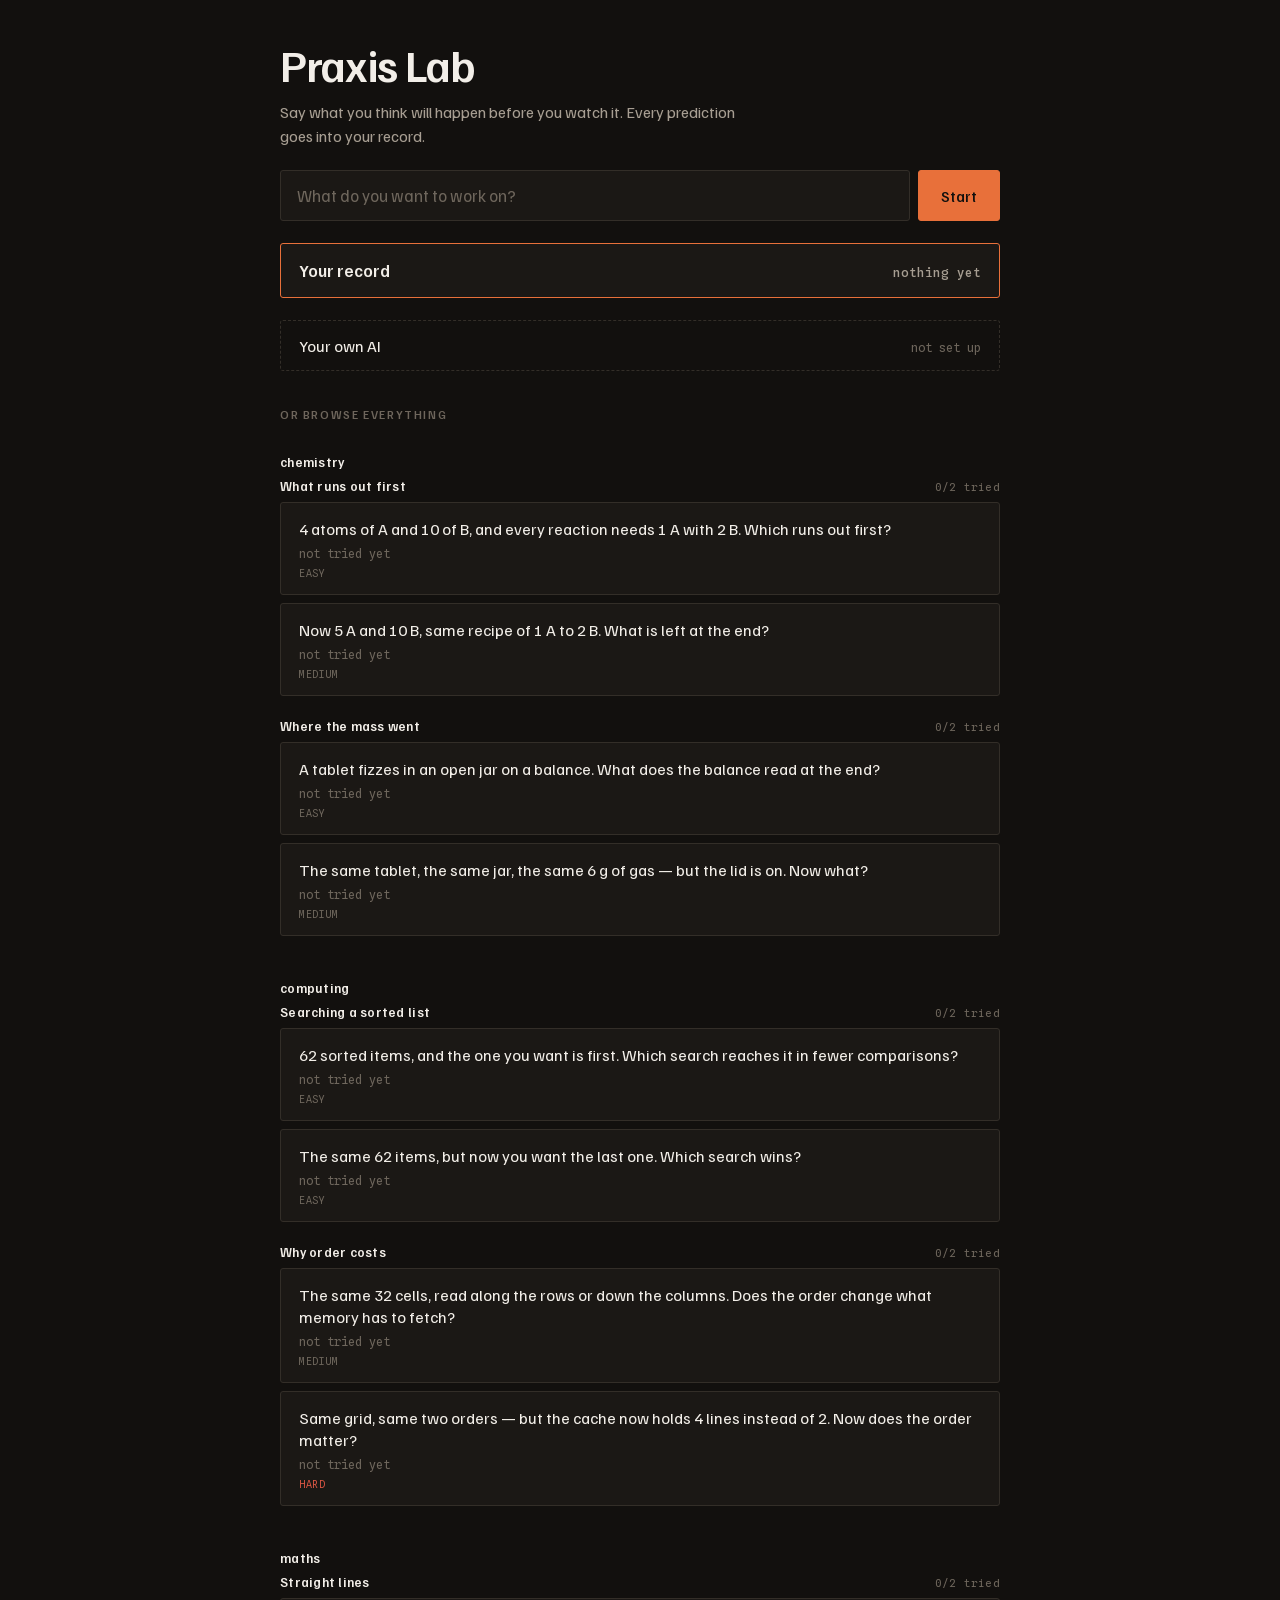
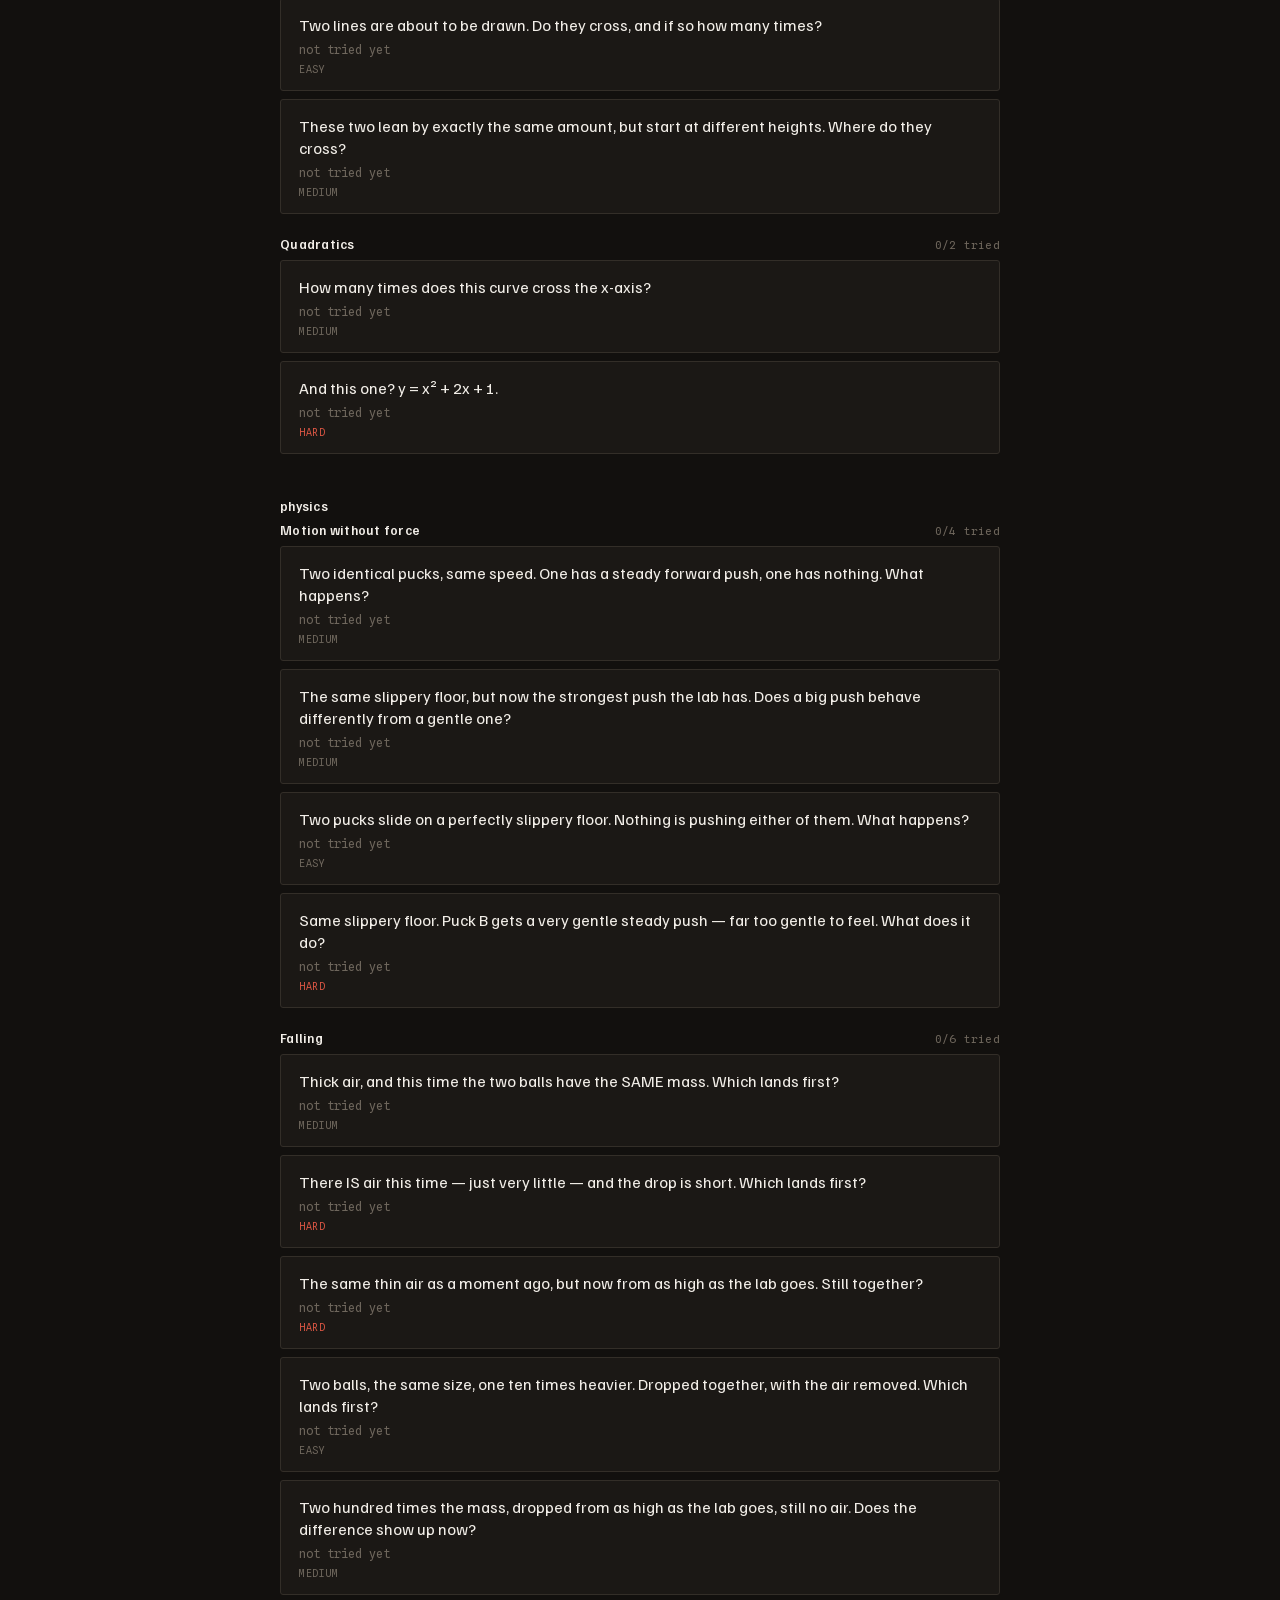
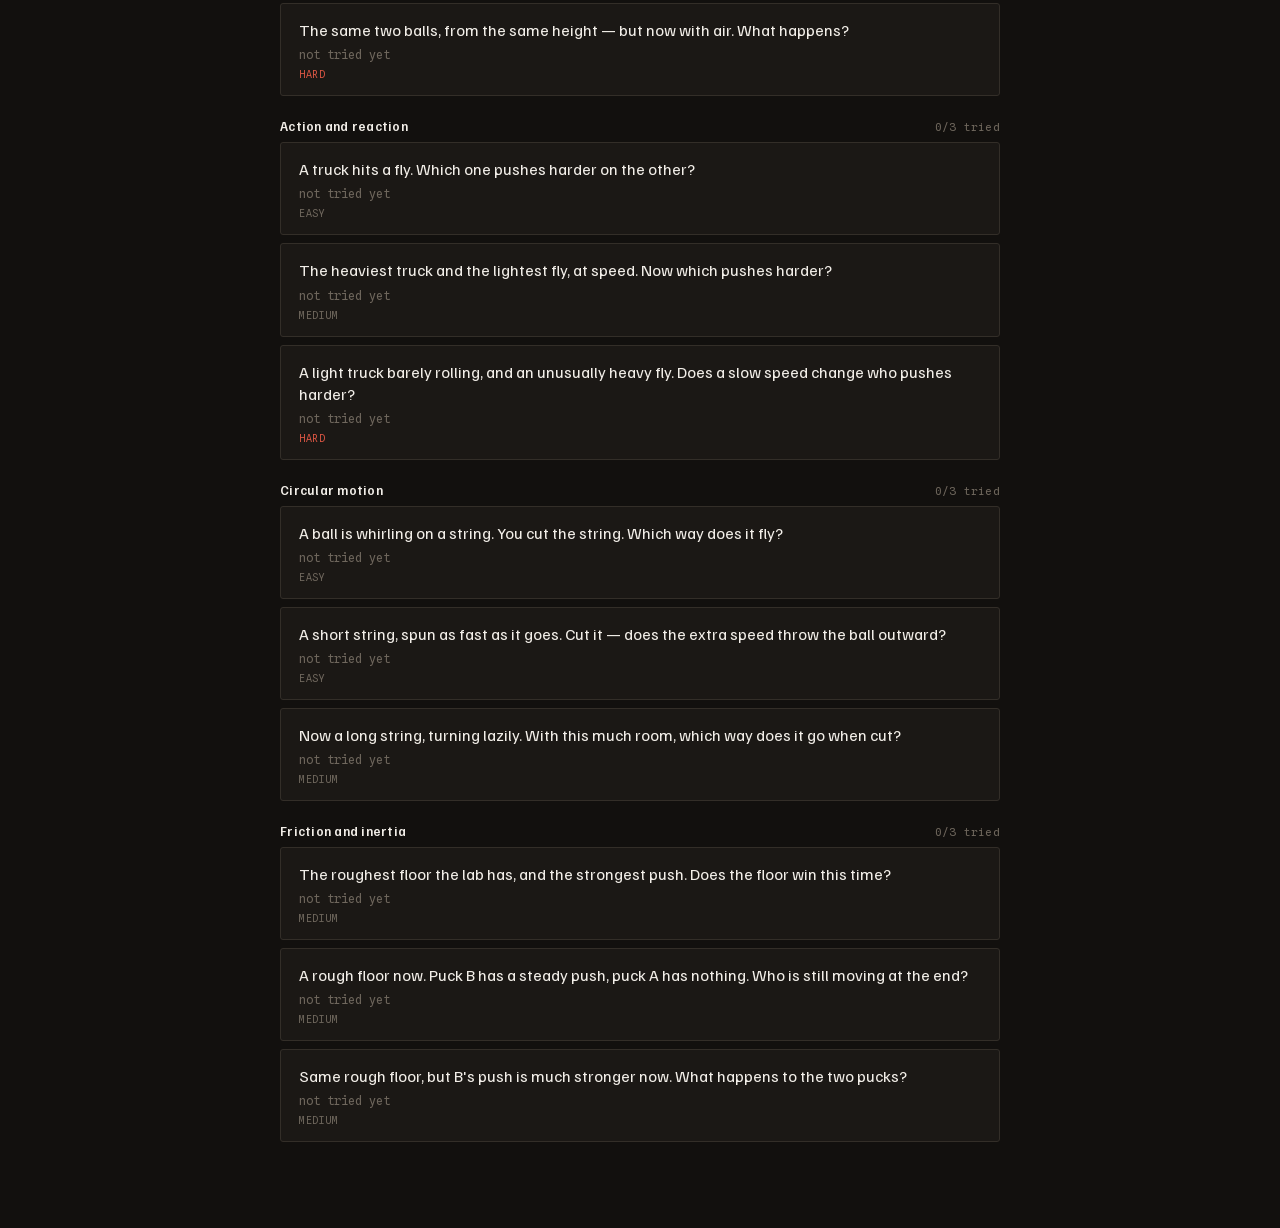
<file: lab/index.html>
<!doctype html>
<html lang="en">
<meta charset="utf-8">
<meta name="theme-color" content="#12100E">
<meta name="viewport" content="width=device-width,initial-scale=1,viewport-fit=cover">
<title>Praxis Lab</title>
<link rel="stylesheet" href="./harness/fonts.css">
<link rel="stylesheet" href="./record/record.css">
<link rel="stylesheet" href="./harness/lab.css">
<link rel="stylesheet" href="./hub/hub.css">
<script type="module">
import { startHub } from "./hub/app.js";
startHub();
</script>
</file>
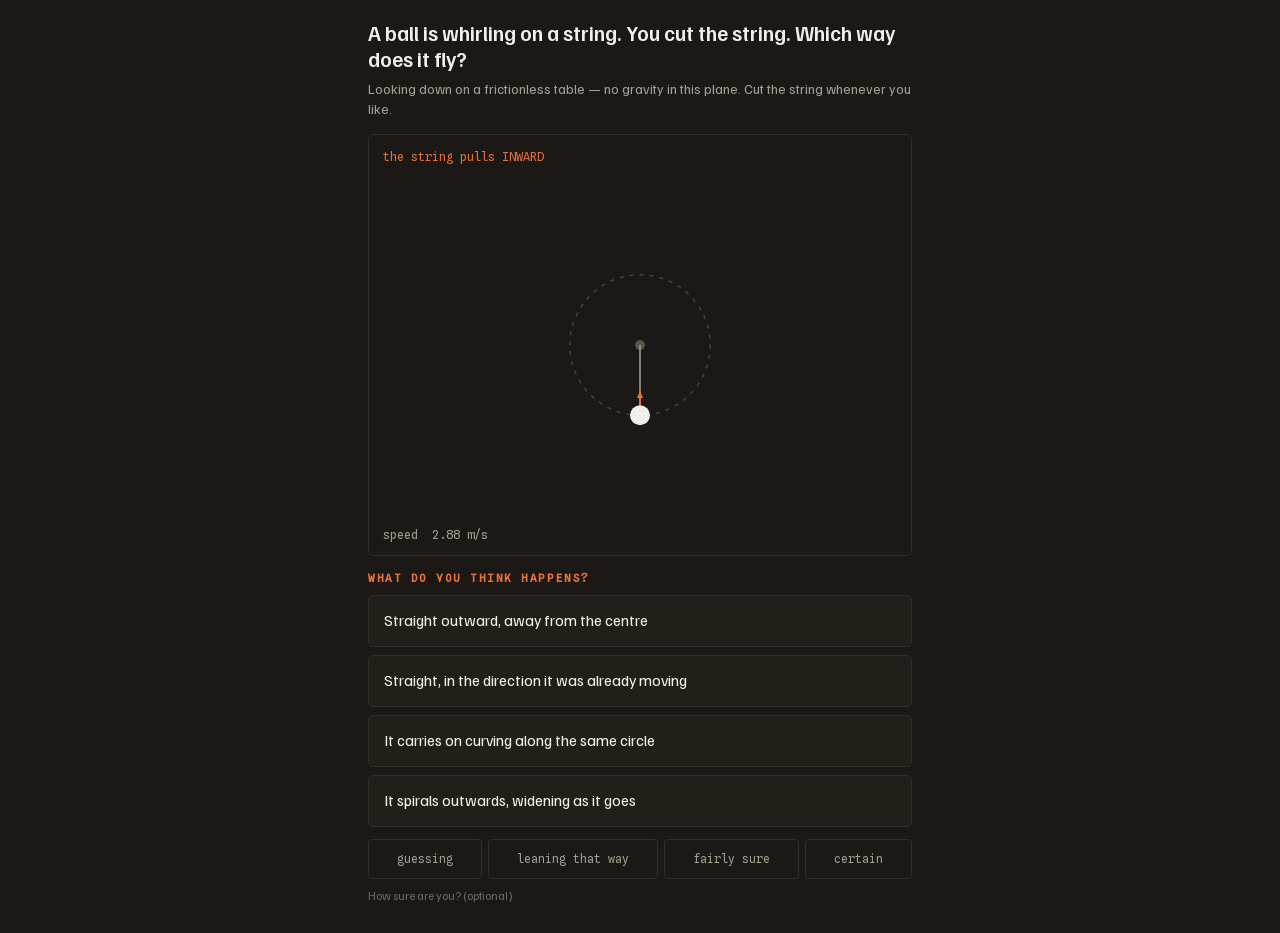
<file: lab/landing/index.html>
<html lang="en">
<meta charset="utf-8">
<meta name="theme-color" content="#12100E">
<meta name="viewport" content="width=device-width,initial-scale=1,viewport-fit=cover">
<title>Praxis — predict first</title>
<link rel="stylesheet" href="../harness/fonts.css">
<link rel="stylesheet" href="./landing.css">
<script type="module">
import { startLanding } from "./app.js";
startLanding();
</script>
</file>
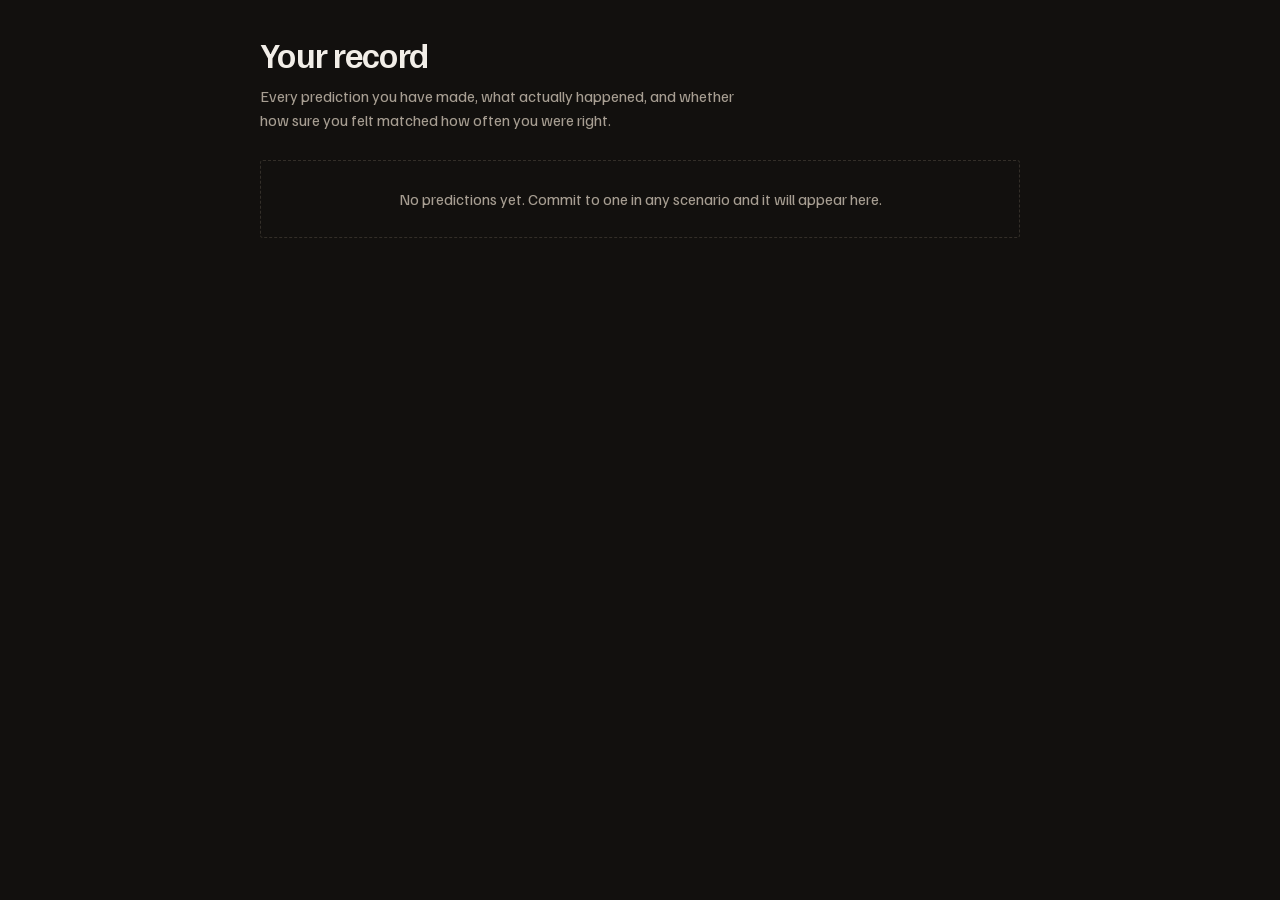
<file: lab/record/index.html>
<!doctype html>
<meta charset="utf-8">
<meta name="viewport" content="width=device-width,initial-scale=1,viewport-fit=cover">
<title>Your Record</title>
<link rel="stylesheet" href="../harness/fonts.css">
<link rel="stylesheet" href="./record.css">
<script type="module">
import { renderRecord } from "./view.js";
import { openNotebook } from "../notebook/store.mjs";
import { SCENARIOS } from "../scenarios/index.mjs";
renderRecord(document.body, { notebook: openNotebook(), scenarios: SCENARIOS });
</script>
</file>
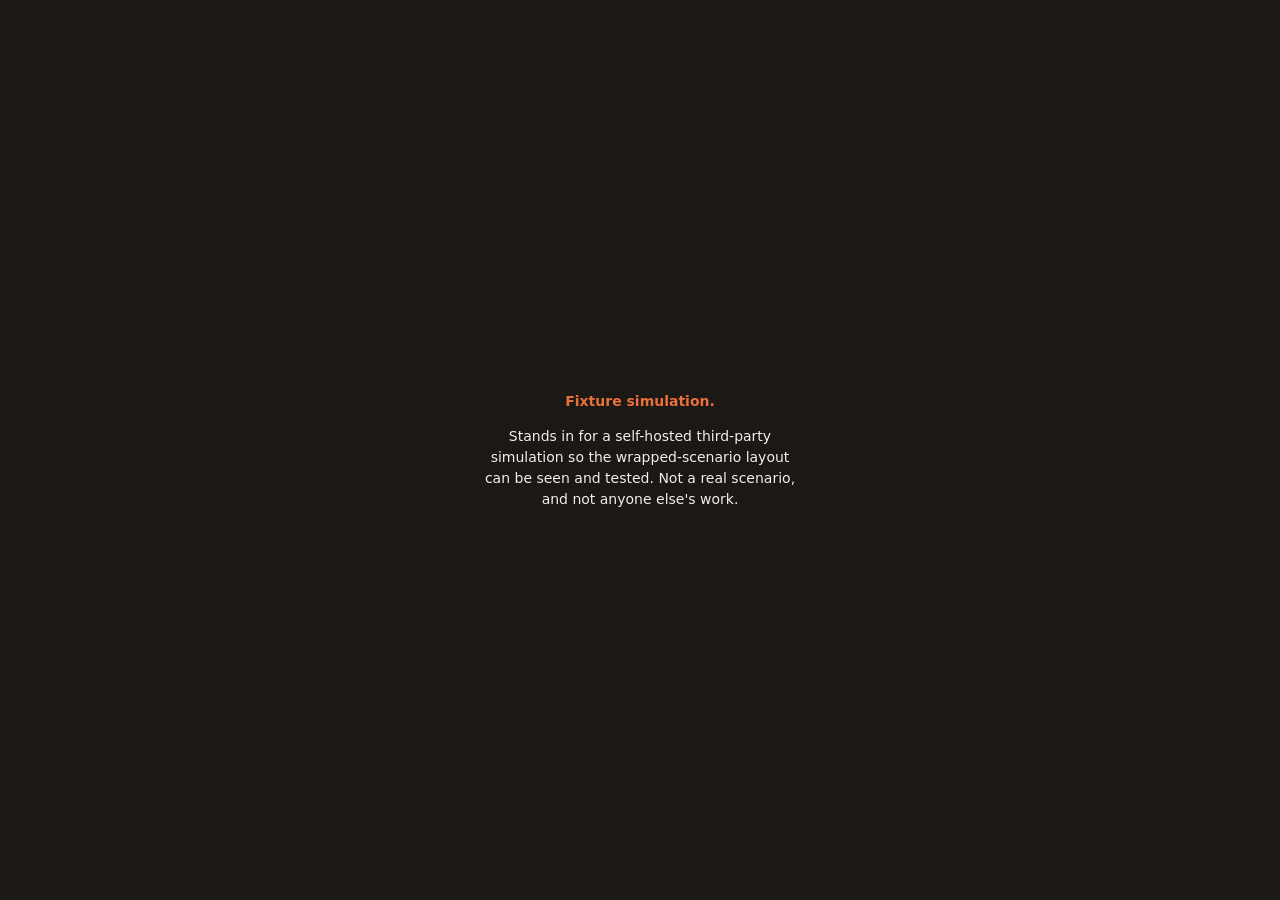
<file: lab/embeds/example/index.html>
<!doctype html>
<meta charset="utf-8">
<title>Example fixture simulation</title>
<style>
  html,body{height:100%;margin:0;background:#1B1815;color:#F2EEE8;
    font:14px "Familjen Grotesk",system-ui,sans-serif;display:grid;place-items:center}
  .box{text-align:center;padding:24px;max-width:36ch;line-height:1.5}
  b{color:#E8703A}
</style>
<div class="box">
  <p><b>Fixture simulation.</b></p>
  <p>Stands in for a self-hosted third-party simulation so the wrapped-scenario
     layout can be seen and tested. Not a real scenario, and not anyone else's work.</p>
</div>
</file>
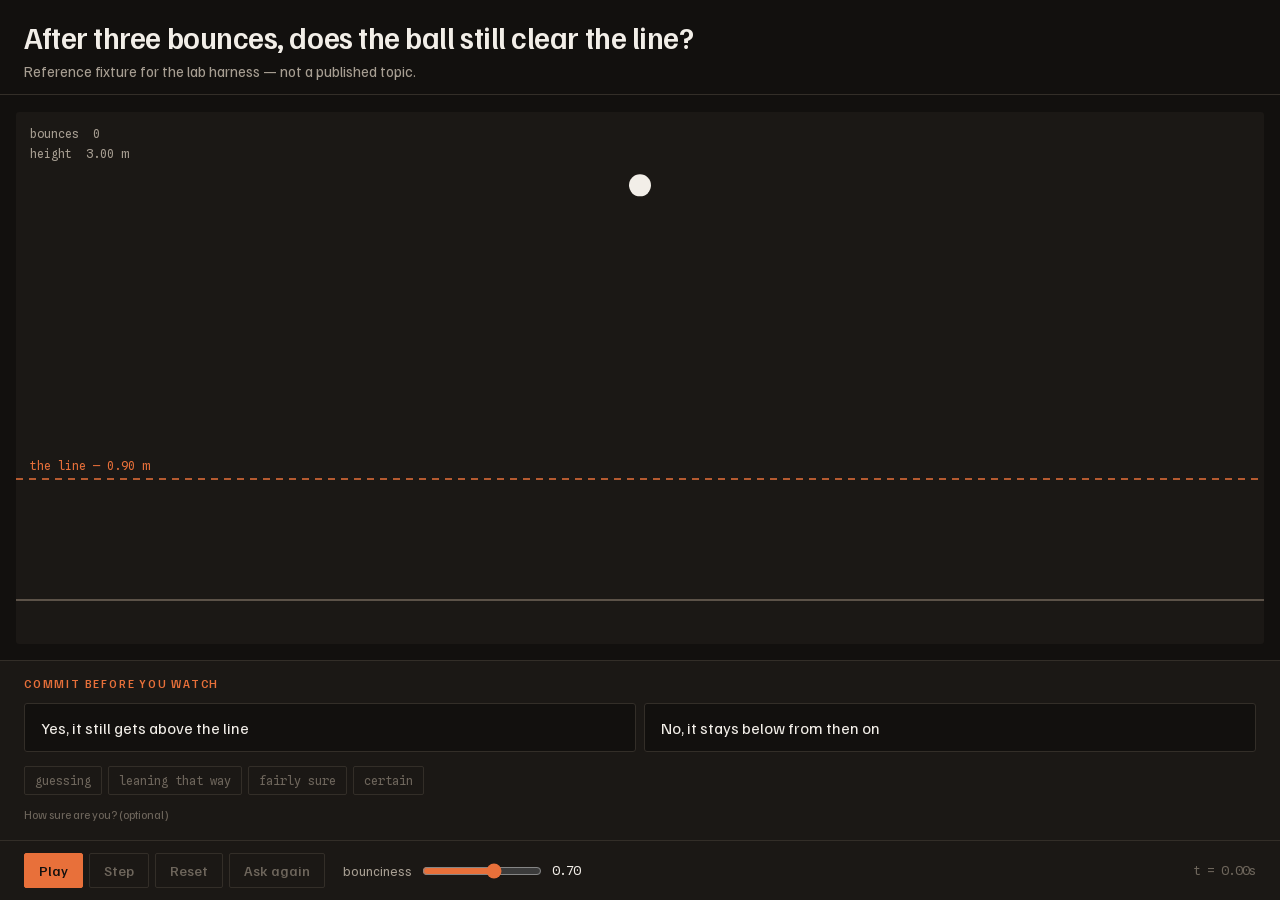
<file: lab/reference.html>
<!doctype html>
<meta charset="utf-8">
<meta name="viewport" content="width=device-width,initial-scale=1,viewport-fit=cover">
<title>Harness Reference</title>
<link rel="stylesheet" href="./harness/fonts.css">
<link rel="stylesheet" href="harness/lab.css">
<script type="module">
import { mountLab } from "./harness/lab.js";

/* A deliberately arbitrary fixture, not a real topic — it exists to exercise
   every harness feature (gate, confidence, transport, sliders, reveal) without
   spending one of the three planned topics. */

const H0 = 3.0;      // drop height, metres
const LINE = 0.9;    // the line to clear, metres
const G = 9.81;

let lab;
lab = mountLab({
  question: "After three bounces, does the ball still clear the line?",
  note: "Reference fixture for the lab harness — not a published topic.",
  options: [
    { id: "yes", label: "Yes, it still gets above the line" },
    { id: "no", label: "No, it stays below from then on" },
  ],
  correct: "no",
  explain:
    "With this bounciness each bounce keeps e² of the height, so three bounces leave " +
    "e⁶ of it — a fraction that falls away far faster than most people expect.",
  params: [
    { key: "e", label: "bounciness", min: 0.3, max: 0.95, step: 0.01, value: 0.7 },
  ],

  setup() {
    return { y: H0, v: 0, bounces: 0, apex: null, done: false };
  },

  step(s, dt, p) {
    if (s.done) return;
    for (let i = 0; i < 4; i++) {          // substeps keep the bounce crisp
      const h = dt / 4;
      s.v -= G * h;
      s.y += s.v * h;
      if (s.y <= 0 && s.v < 0) {
        s.y = 0;
        s.v = -s.v * p.e;
        s.bounces++;
        if (s.bounces >= 3) s.apex = 0;
      }
    }
    if (s.bounces >= 3) {
      s.apex = Math.max(s.apex ?? 0, s.y);
      if (s.v < 0 && s.apex > 0) { s.done = true; lab.reveal(); }
    }
  },

  draw(ctx, s, p, view) {
    const pad = 44;
    const ground = view.h - pad;
    const scale = (view.h - pad * 2) / (H0 * 1.1);
    const cx = view.w / 2;

    ctx.fillStyle = "#1B1815";
    ctx.fillRect(0, 0, view.w, view.h);

    // ground — bright enough that the ball visibly rests on something
    ctx.strokeStyle = "#5C5248"; ctx.lineWidth = 2;
    line(ctx, 0, ground, view.w, ground);

    // the line to clear
    const ly = ground - LINE * scale;
    ctx.strokeStyle = "#E8703A"; ctx.lineWidth = 1.5;
    ctx.setLineDash([7, 6]); line(ctx, 0, ly, view.w, ly); ctx.setLineDash([]);
    label(ctx, `the line — ${LINE.toFixed(2)} m`, 14, ly - 9, "#E8703A");

    // ball
    const by = ground - s.y * scale;
    ctx.fillStyle = "#F2EEE8";
    ctx.beginPath(); ctx.arc(cx, by - 11, 11, 0, Math.PI * 2); ctx.fill();

    label(ctx, `bounces  ${s.bounces}`, 14, 26, "#A79E92");
    label(ctx, `height  ${s.y.toFixed(2)} m`, 14, 46, "#A79E92");
    if (s.apex !== null)
      label(ctx, `apex after 3  ${s.apex.toFixed(2)} m`, 14, 66,
            s.apex > LINE ? "#4FB286" : "#D65442");
  },
});

function line(ctx, x1, y1, x2, y2) {
  ctx.beginPath(); ctx.moveTo(x1, y1); ctx.lineTo(x2, y2); ctx.stroke();
}
function label(ctx, text, x, y, colour) {
  ctx.fillStyle = colour;
  ctx.font = '12px "Spline Sans Mono", ui-monospace, monospace';
  ctx.fillText(text, x, y);
}
</script>
</file>
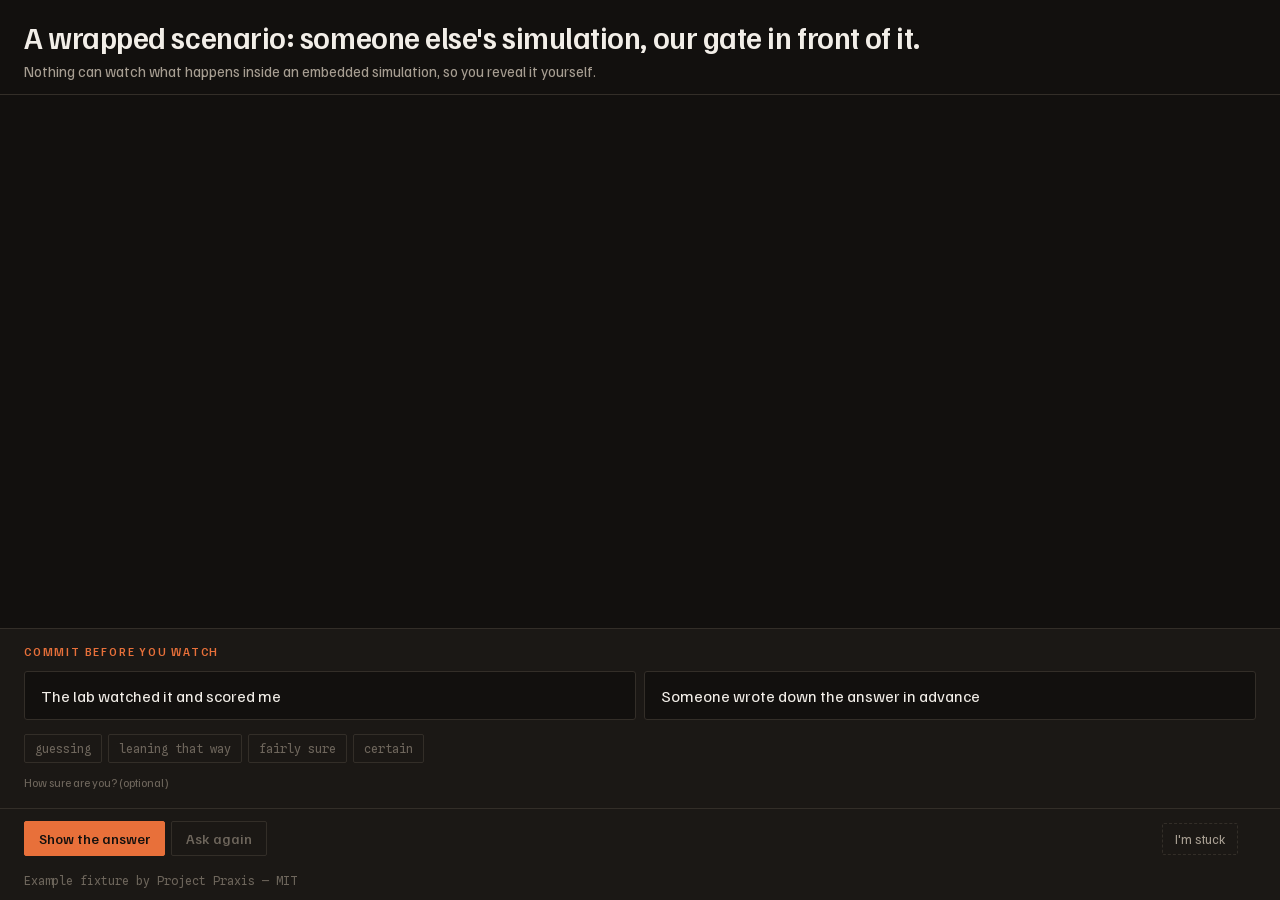
<file: lab/embeds/preview.html>
<!doctype html>
<meta charset="utf-8">
<meta name="viewport" content="width=device-width,initial-scale=1,viewport-fit=cover">
<title>Wrapped Scenario Preview</title>
<link rel="stylesheet" href="../harness/fonts.css">
<link rel="stylesheet" href="../harness/lab.css">
<script type="module">
import { mountScenario } from "../scenario/mount.js";

/* Reference implementation for the wrapped-scenario kind (ADR 0009), the way
   reference.html is for the harness. Deliberately not registered in
   scenarios/index.mjs, so it never appears in the lab as a real topic. */
mountScenario({
  schema: 1,
  id: "wrapped-preview",
  subject: "physics",
  embed: {
    src: "./example/index.html",
    title: "Example fixture simulation",
    attribution: { work: "Example fixture", author: "Project Praxis", licence: "MIT" },
  },
  question: "A wrapped scenario: someone else's simulation, our gate in front of it.",
  note: "Nothing can watch what happens inside an embedded simulation, so you reveal it yourself.",
  options: [
    { id: "watched", label: "The lab watched it and scored me" },
    { id: "asserted", label: "Someone wrote down the answer in advance" },
  ],
  correct: "asserted",
  errorTags: { watched: "special-case-reasoning" },
  explain: "Right — and the card records it as asserted rather than observed, so the two kinds of evidence never get mixed.",
});
</script>
</file>
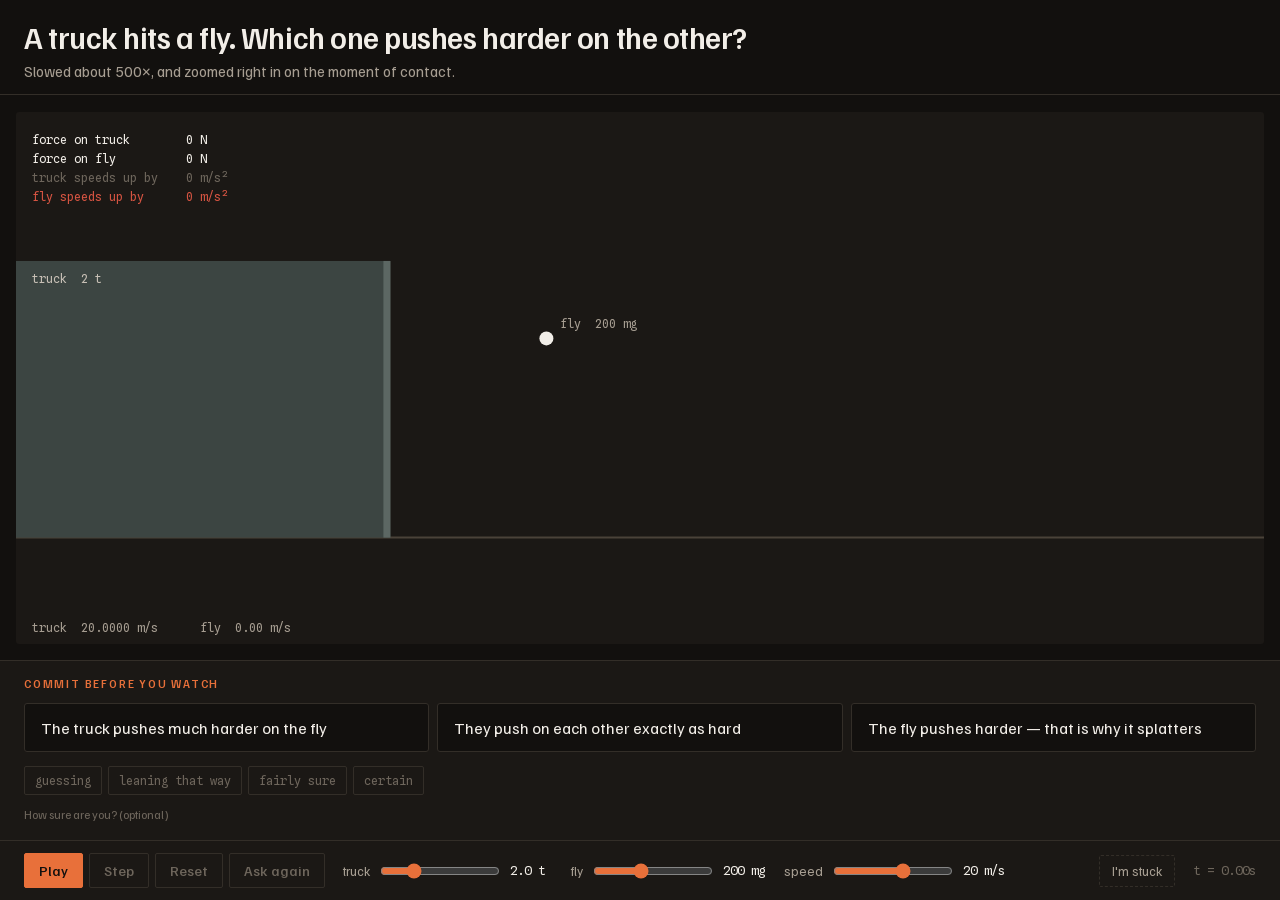
<file: lab/topics/truck-and-fly.html>
<!doctype html>
<meta charset="utf-8">
<meta name="viewport" content="width=device-width,initial-scale=1,viewport-fit=cover">
<title>Does the truck push harder than the fly?</title>
<link rel="stylesheet" href="../harness/fonts.css">
<link rel="stylesheet" href="../harness/lab.css">
<script type="module">
import { mountScenario } from "../scenario/mount.js";
import spec from "../scenarios/truck-and-fly.mjs";
mountScenario(spec);
</script>
</file>
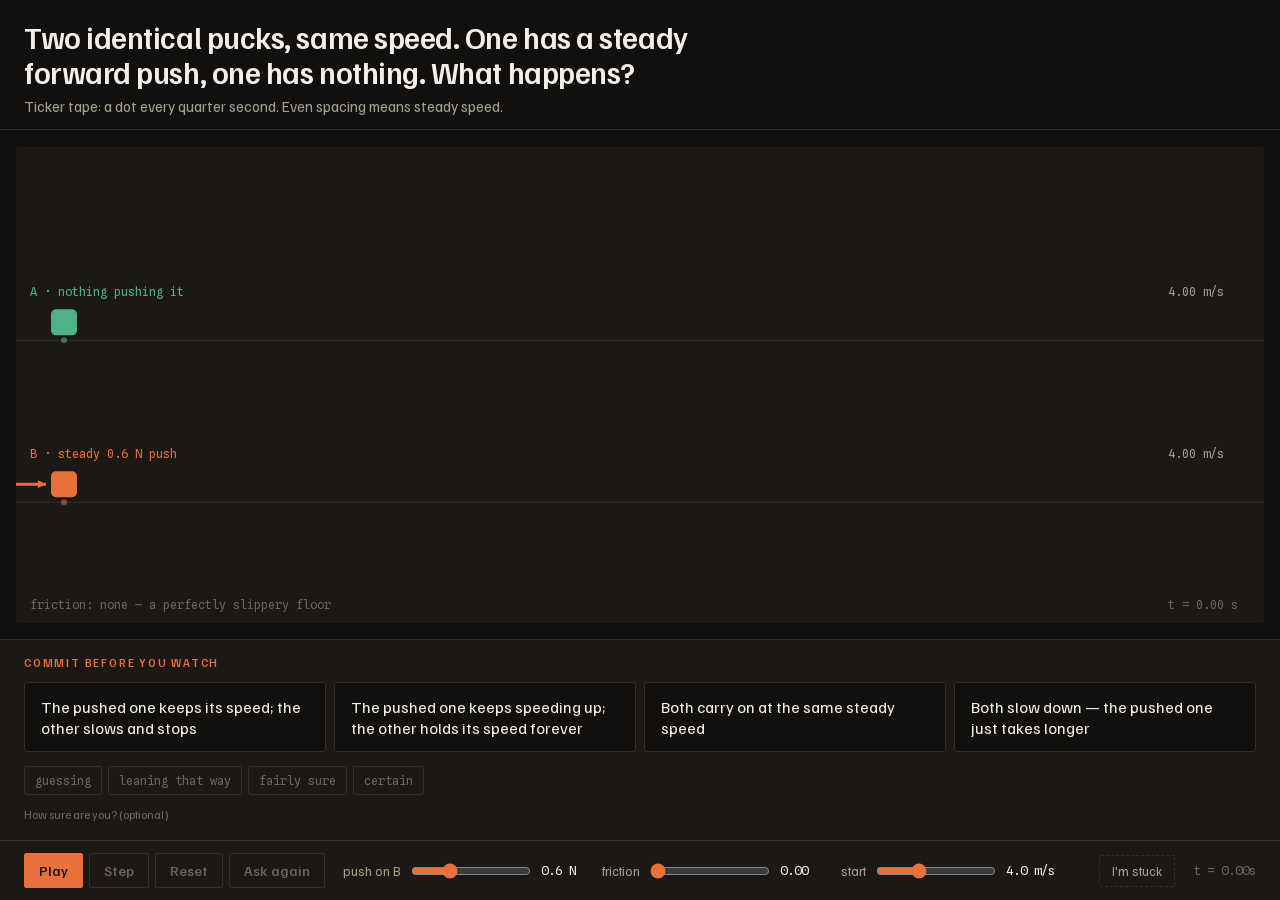
<file: lab/topics/what-keeps-it-moving.html>
<!doctype html>
<meta charset="utf-8">
<meta name="viewport" content="width=device-width,initial-scale=1,viewport-fit=cover">
<title>What keeps it moving?</title>
<link rel="stylesheet" href="../harness/fonts.css">
<link rel="stylesheet" href="../harness/lab.css">
<script type="module">
import { mountScenario } from "../scenario/mount.js";
import spec from "../scenarios/what-keeps-it-moving.mjs";
mountScenario(spec);
</script>
</file>
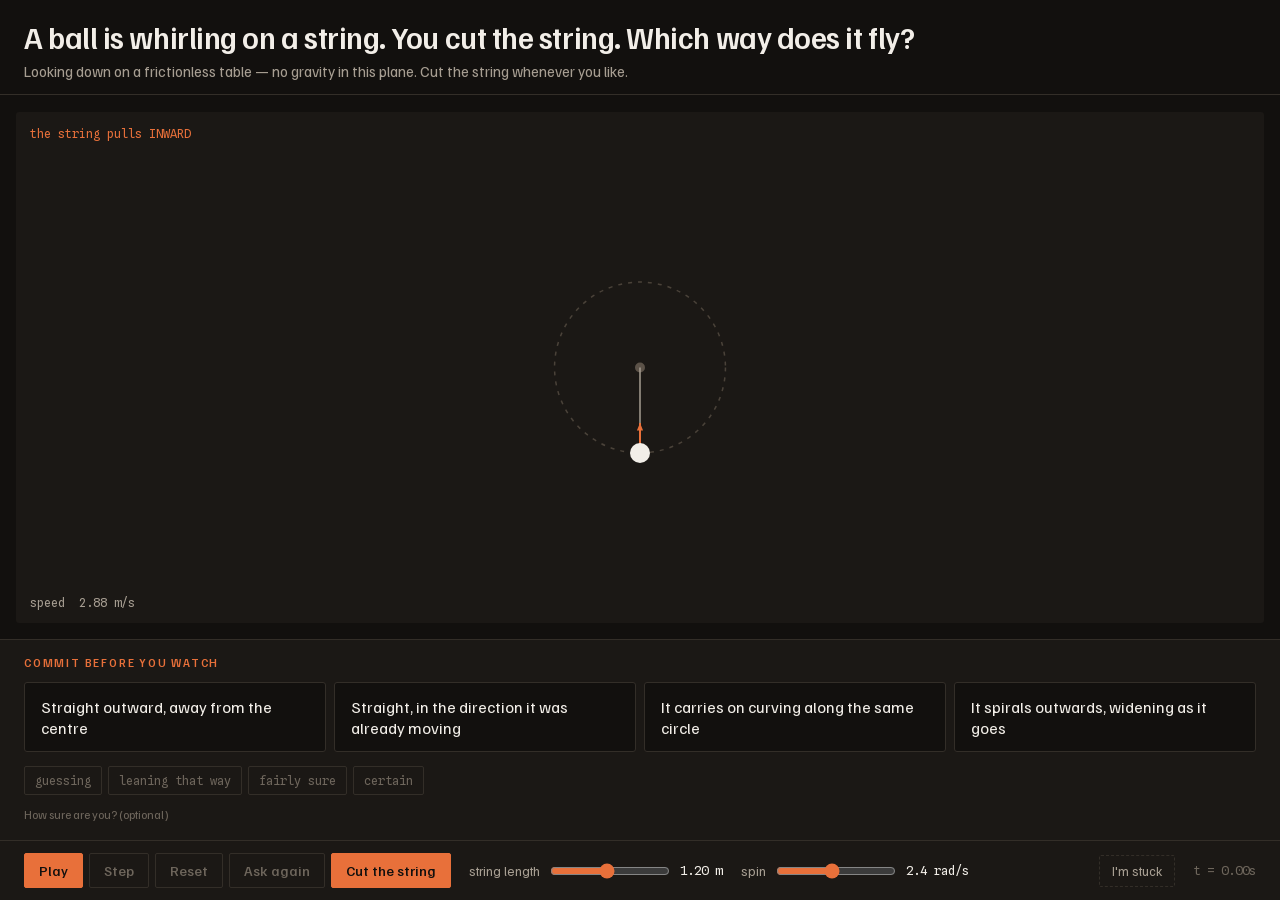
<file: lab/topics/which-way-does-it-fly.html>
<!doctype html>
<meta charset="utf-8">
<meta name="viewport" content="width=device-width,initial-scale=1,viewport-fit=cover">
<title>Which way does it fly?</title>
<link rel="stylesheet" href="../harness/fonts.css">
<link rel="stylesheet" href="../harness/lab.css">
<script type="module">
import { mountScenario } from "../scenario/mount.js";
import spec from "../scenarios/which-way-does-it-fly.mjs";
mountScenario(spec);
</script>
</file>
<file: lab/harness/fonts.css>
/* SPDX-License-Identifier: AGPL-3.0-or-later
 *
 * Self-hosted fonts. P-76.
 *
 * These used to come from fonts.googleapis.com, which meant every learner's
 * IP address and user-agent reached a third party on every page view — on a
 * product for 11-15 year olds whose claim is that the record stays on their
 * device (ADR 0015). Now nothing is requested from anyone.
 *
 * Both families are SIL Open Font License 1.1, confirmed from google/fonts
 * METADATA. The licence requires the text to travel with the fonts: it is in
 * OFL-familjen-grotesk.txt and OFL-spline-sans-mono.txt beside these files.
 *
 * Variable fonts, one file per subset rather than one per weight, so the whole
 * 400-600 range costs 89 KB in total. Every face names a real fallback stack,
 * because a font that fails to load must not take the layout with it.
 */

@font-face {
  font-family: "Familjen Grotesk";
  font-style: normal;
  font-weight: 400 600;
  font-display: swap;
  src: url("./fonts/familjen-grotesk-latin.woff2") format("woff2");
  unicode-range: U+0000-00FF, U+0131, U+0152-0153, U+02BB-02BC, U+02C6, U+02DA,
                 U+02DC, U+0304, U+0308, U+0329, U+2000-206F, U+20AC, U+2122,
                 U+2191, U+2193, U+2212, U+2215, U+FEFF, U+FFFD;
}
@font-face {
  font-family: "Familjen Grotesk";
  font-style: normal;
  font-weight: 400 600;
  font-display: swap;
  src: url("./fonts/familjen-grotesk-latin-ext.woff2") format("woff2");
  unicode-range: U+0100-02BA, U+02BD-02C5, U+02C7-02CC, U+02CE-02D7, U+02DD-02FF,
                 U+0304, U+0308, U+0329, U+1D00-1DBF, U+1E00-1E9F, U+1EF2-1EFF,
                 U+2020, U+20A0-20AB, U+20AD-20C0, U+2113, U+2C60-2C7F, U+A720-A7FF;
}
@font-face {
  font-family: "Spline Sans Mono";
  font-style: normal;
  font-weight: 400 500;
  font-display: swap;
  src: url("./fonts/spline-sans-mono-latin.woff2") format("woff2");
  unicode-range: U+0000-00FF, U+0131, U+0152-0153, U+02BB-02BC, U+02C6, U+02DA,
                 U+02DC, U+0304, U+0308, U+0329, U+2000-206F, U+20AC, U+2122,
                 U+2191, U+2193, U+2212, U+2215, U+FEFF, U+FFFD;
}
@font-face {
  font-family: "Spline Sans Mono";
  font-style: normal;
  font-weight: 400 500;
  font-display: swap;
  src: url("./fonts/spline-sans-mono-latin-ext.woff2") format("woff2");
  unicode-range: U+0100-02BA, U+02BD-02C5, U+02C7-02CC, U+02CE-02D7, U+02DD-02FF,
                 U+0304, U+0308, U+0329, U+1D00-1DBF, U+1E00-1E9F, U+1EF2-1EFF,
                 U+2020, U+20A0-20AB, U+20AD-20C0, U+2113, U+2C60-2C7F, U+A720-A7FF;
}
</file>
<file: lab/record/record.css>
/* Your record — a document to read, so it scrolls, unlike the lab stage.
   Same palette as the lab: single-theme dark on purpose, painted explicitly. */
:root{
  --bg:#12100E; --panel:#1B1815; --line:#332E28;
  --ink:#F2EEE8; --ink-2:#A79E92; --ink-3:#6E665C;
  --accent:#E8703A; --right:#4FB286; --wrong:#D65442; --neutral:#8C8378;
  --font:"Familjen Grotesk",system-ui,-apple-system,sans-serif;
  --mono:"Spline Sans Mono",ui-monospace,Menlo,monospace;
}
body{margin:0;background:var(--bg);color:var(--ink);font-family:var(--font);-webkit-font-smoothing:antialiased}
.rec{max-width:760px;margin:0 auto;padding-inline:20px;padding-block:32px 64px;display:grid;gap:28px}
.rec-title{font-size:clamp(1.6rem,4vw,2.2rem);font-weight:600;letter-spacing:-.02em;margin:0}
.rec-sub{margin:.5rem 0 0;color:var(--ink-2);max-width:56ch;line-height:1.5}
.rec-h2{font-size:.72rem;font-weight:600;letter-spacing:.14em;text-transform:uppercase;color:var(--ink-3);margin:0 0 12px}
.rec-warn{margin:0;padding:12px 14px;border:1px solid var(--accent);border-radius:3px;color:var(--ink);background:#241A13}
.rec-empty{margin:0;padding:28px;border:1px dashed var(--line);border-radius:3px;color:var(--ink-2);text-align:center}

.rec-tabs{display:flex;flex-wrap:wrap;gap:6px}
.rec-tab{font:500 .88rem var(--font);padding:7px 14px;border:1px solid var(--line);border-radius:2px;
  background:transparent;color:var(--ink-2);cursor:pointer;text-transform:capitalize}
.rec-tab.is-on{background:var(--ink);color:var(--bg);border-color:var(--ink)}

.rec-cal{padding:20px;background:var(--panel);border:1px solid var(--line);border-radius:3px}
.rec-chart-wrap{overflow-x:auto}
.rec-chart{width:100%;max-width:520px;height:auto;display:block}
.rec-grid{stroke:var(--line);stroke-width:1}
.rec-axis{fill:var(--ink-3);font:11px var(--mono)}
.rec-diag{stroke:var(--ink-3);stroke-width:1.5;stroke-dasharray:4 5}
.rec-diag-label{fill:var(--ink-3);font:11px var(--mono)}
.rec-dot{fill:var(--accent);stroke:var(--accent);stroke-width:2}
.rec-dot.is-thin{fill:none;stroke-dasharray:3 3}
.rec-cal-lines{margin:14px 0 0;padding-left:18px;display:grid;gap:6px;color:var(--ink);line-height:1.45}
.rec-cal-lines .is-thin{color:var(--ink-2)}
.rec-trend{margin:14px 0 0;color:var(--ink-2);line-height:1.5}

.rec-list{display:grid;gap:10px}
.rec-row{position:relative;padding:14px 16px 14px 18px;background:var(--panel);border:1px solid var(--line);
  border-left:3px solid var(--neutral);border-radius:3px;display:grid;gap:4px}
.rec-row.is-right{border-left-color:var(--right)}
.rec-row.is-wrong{border-left-color:var(--wrong)}
.rec-q{margin:0 0 4px;color:var(--ink-3);font-size:.86rem;padding-right:130px}
.rec-said,.rec-happened{margin:0;line-height:1.45}
.rec-k{display:inline-block;min-width:7.5em;color:var(--ink-3);font-size:.78rem;letter-spacing:.04em}
.rec-sure{color:var(--ink-2);font-size:.88rem}
.rec-chip{position:absolute;top:12px;right:14px;font:500 .72rem var(--mono);padding:3px 8px;border-radius:2px;
  background:var(--bg);color:var(--ink-2);border:1px solid var(--line)}
.rec-row.is-right .rec-chip{color:var(--right);border-color:var(--right)}
.rec-row.is-wrong .rec-chip{color:var(--wrong);border-color:var(--wrong)}

.rec-tools{display:flex;flex-wrap:wrap;gap:10px;align-items:flex-start;padding-top:8px;border-top:1px solid var(--line)}
.rec-btn{font:500 .88rem var(--font);padding:8px 14px;border:1px solid var(--line);border-radius:2px;
  background:transparent;color:var(--ink);cursor:pointer}
.rec-btn:hover{border-color:var(--accent)}
.rec-btn:focus-visible,.rec-tab:focus-visible{outline:2px solid var(--accent);outline-offset:2px}
.rec-danger{border-color:var(--wrong);color:var(--wrong)}
.rec-confirm{display:flex;flex-wrap:wrap;gap:8px;align-items:center;width:100%}
.rec-confirm p{margin:0;width:100%;color:var(--ink-2)}
.rec-export-wrap{width:100%;display:grid;gap:6px}
.rec-hint{margin:0;color:var(--ink-3);font-size:.84rem}
.rec-export-text{width:100%;min-height:180px;background:var(--bg);color:var(--ink-2);border:1px solid var(--line);
  border-radius:3px;font:12px var(--mono);padding:10px;resize:vertical}
@media (max-width:520px){ .rec-q{padding-right:0;padding-top:22px} .rec-k{min-width:0;display:block} }
</file>
<file: lab/harness/lab.css>
/* Praxis lab harness — deliberately screen-recordable: no chrome, large type,
   high contrast, nothing that reads as a web page when cropped to the canvas. */
/* Tell the browser this is a dark page (P-105). Without it every
   NATIVE control — the four range sliders on every scenario, a
   select, textarea scrollbars — renders in default light chrome
   inside a black app. Nothing we style ourselves shows it. */
:root{
  color-scheme: dark;

  --bg:#12100E; --panel:#1B1815; --line:#332E28;
  --ink:#F2EEE8; --ink-2:#A79E92; --ink-3:#6E665C;
  --accent:#E8703A; --accent-2:#F5A05F;
  --right:#4FB286; --wrong:#D65442;
  --font:"Familjen Grotesk",system-ui,-apple-system,sans-serif;
  --mono:"Spline Sans Mono",ui-monospace,Menlo,monospace;
}
*{box-sizing:border-box}
body{margin:0;background:var(--bg);color:var(--ink);font-family:var(--font);
  font-size:16px;-webkit-font-smoothing:antialiased}

/* Fixed to the viewport rather than inheriting a height. A percentage chain
   through html/body collapses to zero inside some embedding frames, which
   takes the canvas with it and leaves only the absolutely-positioned gate
   painting — "question and answers, no ball". */
.lab{position:fixed;inset:0;display:grid;grid-template-rows:auto minmax(0,1fr) auto;
  padding-top:env(safe-area-inset-top,0px);padding-bottom:env(safe-area-inset-bottom,0px)}
.lab{grid-template-rows:auto minmax(0,1fr) auto auto auto auto}

.lab-head{padding:20px 24px 14px;border-bottom:1px solid var(--line)}
.lab-q{font-size:clamp(1.25rem,3.2vw,1.9rem);font-weight:600;letter-spacing:-.015em;
  line-height:1.15;margin:0;text-wrap:balance}
.lab-sub{margin:.4rem 0 0;color:var(--ink-2);font-size:.95rem}

.lab-stage{position:relative;min-height:260px;display:grid;place-items:center;
  padding:16px;overflow:hidden}
.lab-stage canvas{display:block;border-radius:3px}

/* A wrapped simulation (ADR 0009): someone else's, embedded, and credited.
   The box exists from the start so the stage does not jump when it loads —
   but the frame itself is only created once a commit exists. */
.lab-embed{width:100%;height:100%;display:grid;place-items:center}
.lab-frame{width:100%;height:100%;min-height:260px;border:1px solid var(--line);
  border-radius:3px;background:var(--panel)}
.lab-credit{margin:0;color:var(--ink-3);font:.74rem var(--mono);width:100%}

/* The gate is a panel BENEATH the stage, never an overlay. You cannot predict
   about apparatus you cannot see, and covering the canvas was exactly that. */
.lab-gate{display:grid;gap:12px;padding:16px 24px 18px;
  border-top:1px solid var(--line);background:var(--panel)}
.lab-gate[hidden]{display:none!important}
.lab-gate-label{font-size:.7rem;font-weight:600;letter-spacing:.16em;
  text-transform:uppercase;color:var(--accent)}
.lab-opts{display:grid;gap:8px;grid-template-columns:repeat(auto-fit,minmax(260px,1fr))}
.lab-opt{font-family:var(--font);font-size:1.02rem;text-align:left;padding:13px 16px;
  background:var(--bg);color:var(--ink);border:1px solid var(--line);
  border-radius:3px;cursor:pointer;transition:border-color .12s,background .12s}
.lab-opt:hover{border-color:var(--accent);background:#221D19}
.lab-opt:focus-visible{outline:2px solid var(--accent);outline-offset:2px}
.lab-conf{display:flex;flex-wrap:wrap;gap:6px;align-items:center;margin-top:2px}
.lab-conf button{font-family:var(--mono);font-size:.76rem;padding:6px 10px;
  background:transparent;color:var(--ink-3);border:1px solid var(--line);
  border-radius:2px;cursor:pointer}
.lab-conf button[aria-pressed="true"]{color:var(--bg);background:var(--accent);
  border-color:var(--accent)}
.lab-conf-label{font-size:.76rem;color:var(--ink-3)}

/* verdict — takes the gate's place once the answer is out */
.lab-verdict{padding:14px 24px;border-top:1px solid var(--line);
  background:var(--panel);font-size:.95rem}
.lab-verdict[hidden]{display:none!important}
.lab-verdict b{font-weight:600}
.lab-verdict.is-right b{color:var(--right)}
.lab-verdict.is-wrong b{color:var(--wrong)}
/* ADR 0014: the cue's two ways out. Neither is compulsory — "Predict again"
   leads, "Show why" is always there for someone who would rather just be told. */
.lab-verdict-acts{display:flex;gap:8px;flex-wrap:wrap;margin-top:10px}
.lab-verdict span{color:var(--ink-2)}

/* R-012: the gap, in the learner's own words. Deliberately plain — this is
   the one part of the page that belongs to the learner, and it should not
   look like the product asking them for something. */
.lab-note{padding:14px 24px 16px;border-top:1px solid var(--line);
  background:var(--panel);display:grid;gap:10px}
.lab-note[hidden]{display:none!important}
.lab-note-prompt{font-size:.82rem;color:var(--ink-2)}
.lab-note-prompt[hidden],.lab-note-box[hidden],.lab-note-acts[hidden]{display:none!important}
.lab-note-box{font-family:var(--font);font-size:.95rem;line-height:1.45;
  color:var(--ink);background:var(--bg);border:1px solid var(--line);border-radius:2px;
  padding:10px 12px;resize:vertical;min-height:72px;width:100%}
.lab-note-box:focus{border-color:var(--accent)}
.lab-note-acts{display:flex;gap:8px;flex-wrap:wrap}
.lab-note-acts button{font-family:var(--font);font-weight:500;font-size:.88rem;
  padding:8px 14px;border-radius:2px;cursor:pointer;
  background:transparent;color:var(--ink);border:1px solid var(--line)}
.lab-note-acts button.primary{background:var(--accent);border-color:var(--accent);color:#12100E}
.lab-note-said{margin:0;font-size:.88rem;color:var(--ink-2);white-space:pre-wrap}
.lab-note-said[hidden]{display:none!important}

.lab-foot{display:flex;flex-wrap:wrap;gap:18px;align-items:center;
  padding:12px 24px;border-top:1px solid var(--line);background:var(--panel)}
.lab-transport{display:flex;gap:6px}
.lab-transport button{font-family:var(--font);font-weight:500;font-size:.88rem;
  padding:8px 14px;background:transparent;color:var(--ink);border:1px solid var(--line);
  border-radius:2px;cursor:pointer}
.lab-transport button:hover:not(:disabled){border-color:var(--accent)}
.lab-transport button:disabled{color:var(--ink-3);cursor:not-allowed}
.lab-transport button.primary{background:var(--accent);border-color:var(--accent);color:#12100E}
.lab-params{display:flex;flex-wrap:wrap;gap:16px;flex:1;min-width:0}
.lab-param{display:flex;align-items:center;gap:8px;font-size:.82rem;color:var(--ink-2)}
.lab-param input{accent-color:var(--accent);width:120px}
.lab-param output{font-family:var(--mono);font-size:.78rem;color:var(--ink);
  min-width:3.6em;font-variant-numeric:tabular-nums}
/* R-013: one tap, at every step. Quiet on purpose — a loud "I'm stuck"
   button is a button nobody presses in front of anyone. */
.lab-confusion{display:flex;gap:6px;align-items:center;flex-wrap:wrap}
.lab-confusion button{font-family:var(--font);font-size:.82rem;padding:7px 12px;
  background:transparent;color:var(--ink-2);border:1px dashed var(--line);
  border-radius:2px;cursor:pointer}
.lab-confusion button:hover{color:var(--ink);border-color:var(--accent)}
.lab-confusion button[hidden]{display:none!important}
.lab-confusion-words{font-family:var(--font);font-size:.82rem;padding:6px 10px;
  color:var(--ink);background:var(--bg);border:1px solid var(--line);
  border-radius:2px;width:min(220px,40vw)}
.lab-confusion-words:focus{border-color:var(--accent)}
.lab-confusion-words[hidden]{display:none!important}

.lab-clock{font-family:var(--mono);font-size:.78rem;color:var(--ink-3);
  font-variant-numeric:tabular-nums}

@media (prefers-reduced-motion:reduce){*{transition:none!important}}
@media (max-width:640px){
  .lab-foot{gap:10px}
  .lab-params{order:3;width:100%}
}

/* One focus treatment, as in hub.css (P-107). */
.lab-note-box:focus-visible,
.lab-confusion-words:focus-visible,
.lab-transport button:focus-visible,
.lab-note-acts button:focus-visible,
.lab-confusion button:focus-visible,
.lab-verdict-acts button:focus-visible,
.lab-conf button:focus-visible,
.lab-param input:focus-visible{outline:2px solid var(--accent);outline-offset:2px}

.lab{touch-action:manipulation;-webkit-tap-highlight-color:transparent}
</file>
<file: lab/hub/hub.css>
/* The lab's front page, and the one control that floats over a scenario. */
.hub{max-width:760px;margin:0 auto;padding-inline:20px;padding-block:36px 64px;display:grid;gap:22px}
.hub-title{font-size:clamp(2rem,6vw,2.8rem);font-weight:600;letter-spacing:-.025em;margin:0}
.hub-sub{margin:.5rem 0 0;color:var(--ink-2);max-width:52ch;line-height:1.5}
.hub-warn{margin:0;padding:12px 14px;border:1px solid var(--accent);border-radius:3px;background:#241A13}
.hub-record,.hub-card,.hub-back{font-family:var(--font);text-align:left;cursor:pointer;width:100%}
.hub-back{width:auto}
.hub-record{display:flex;justify-content:space-between;align-items:baseline;gap:12px;padding:16px 18px;
  border:1px solid var(--accent);border-radius:3px;text-decoration:none;color:var(--ink);background:var(--panel)}
.hub-record:hover{background:#221D19}
.hub-record-t{font-weight:600;font-size:1.05rem}
.hub-record-n{color:var(--ink-2);font:500 .8rem var(--mono)}
.hub-h2{font-size:.72rem;font-weight:600;letter-spacing:.14em;text-transform:uppercase;color:var(--ink-3);margin:0 0 10px}
.hub-list{display:grid;gap:8px}
.hub-card{display:grid;gap:6px;padding:15px 18px;background:var(--panel);border:1px solid var(--line);border-radius:3px;
  text-decoration:none;color:var(--ink)}
.hub-card:hover{border-color:var(--accent)}
.hub-card:focus-visible,.hub-record:focus-visible,.hub-back:focus-visible{outline:2px solid var(--accent);outline-offset:2px}
.hub-card-q{font-size:1.02rem;line-height:1.35}
.hub-card-n{color:var(--ink-3);font:.76rem var(--mono)}
.hub-back{position:fixed;top:calc(12px + env(safe-area-inset-top,0px));right:16px;z-index:20;
  padding:7px 12px;border:1px solid var(--line);border-radius:2px;background:var(--panel);color:var(--ink);
  text-decoration:none;font:500 .86rem var(--font)}
.hub-back:hover{border-color:var(--accent)}
/* keep a scenario's question clear of the floating back link */
.hub-in-scenario .lab-head{padding-right:96px}

/* P-80 · fourteen items in one flat list is a wall, so they are grouped by the
   concept they belong to, in the order the pilot teaches them. */
.hub-concept{margin:0 0 22px}
.hub-h3{display:flex;align-items:baseline;justify-content:space-between;gap:12px;
        margin:0 0 8px;font-size:.82rem;font-weight:600;letter-spacing:.02em}
.hub-concept-name{color:var(--ink)}
.hub-concept-n{font:400 .7rem var(--mono);color:var(--ink-3)}
.hub-card-d{font:400 .62rem var(--mono);color:var(--ink-3);text-transform:uppercase;letter-spacing:.06em}
.hub-card-d.is-hard{color:var(--wrong)}

/* ── The session shell (P-95, ADR 0022) ───────────────────────────────────
   The prompt box is the first thing on the page and the biggest, because it
   is how the product is meant to be entered. Nothing behind it generates
   anything yet, so it must not look like it does. */
.hub-opener{display:flex;gap:8px;flex-wrap:wrap}
.hub-topic{flex:1;min-width:min(260px,100%);font-family:var(--font);font-size:1.05rem;
  padding:14px 16px;color:var(--ink);background:var(--panel);
  border:1px solid var(--line);border-radius:3px}
.hub-topic::placeholder{color:var(--ink-3)}
.hub-topic:focus{border-color:var(--accent)}
.hub-start{font-family:var(--font);font-weight:500;font-size:.95rem;padding:14px 22px;cursor:pointer;
  background:var(--accent);color:#12100E;border:1px solid var(--accent);border-radius:3px}

.hub-sessions{display:grid;gap:8px}
.hub-session{display:flex;justify-content:space-between;align-items:baseline;gap:12px;
  font-family:var(--font);text-align:left;cursor:pointer;width:100%;
  padding:14px 18px;background:var(--panel);border:1px solid var(--line);border-radius:3px;color:var(--ink)}
.hub-session:hover{border-color:var(--accent)}
.hub-session:focus-visible{outline:2px solid var(--accent);outline-offset:2px}
.hub-session-t{font-size:1.02rem}
.hub-session-n{color:var(--ink-3);font:.76rem var(--mono);white-space:nowrap}
.hub-browse{margin-top:14px}

/* The topic is an input that reads as a heading: renaming a first guess
   should not need a button of its own. */
.hub-session-topic{font-family:var(--font);font-size:clamp(1.5rem,4.5vw,2.1rem);font-weight:600;
  letter-spacing:-.02em;width:100%;padding:4px 0;color:var(--ink);
  background:transparent;border:0;border-bottom:1px solid transparent}
.hub-session-topic:hover{border-bottom-color:var(--line)}
.hub-session-topic:focus{border-bottom-color:var(--accent)}

.hub-notes{display:grid;gap:10px}
.hub-note-box{font-family:var(--font);font-size:.98rem;line-height:1.5;padding:12px 14px;
  color:var(--ink);background:var(--panel);border:1px solid var(--line);border-radius:3px;
  resize:vertical;min-height:82px;width:100%}
.hub-note-box::placeholder{color:var(--ink-3)}
.hub-note-box:focus{border-color:var(--accent)}
.hub-note-save{font-family:var(--font);font-weight:500;font-size:.88rem;padding:9px 16px;cursor:pointer;
  justify-self:start;background:var(--accent);color:#12100E;border:1px solid var(--accent);border-radius:2px}
.hub-note-list{display:grid;gap:8px}
.hub-note{margin:0;padding:12px 14px;white-space:pre-wrap;line-height:1.5;
  background:var(--panel);border-left:2px solid var(--accent-2);border-radius:0 3px 3px 0}

/* The honest empty state: most topics have nothing behind them, and the list
   of what does is meant to look short. */
.hub-empty{display:grid;gap:10px;padding:16px 18px;border:1px dashed var(--line);border-radius:3px}
.hub-empty-p{margin:0;color:var(--ink-2);line-height:1.5;max-width:52ch}
.hub-empty-list{display:flex;flex-wrap:wrap;gap:6px}
.hub-empty-c{font:.76rem var(--mono);color:var(--ink-2);padding:5px 9px;
  background:var(--panel);border:1px solid var(--line);border-radius:2px}

/* ── The model seam (P-96, ADR 0023) ──────────────────────────────────────
   Deliberately plain. This page asks for a key, so everything on it should
   read as a statement of fact rather than a sales pitch. */
.hub-plain{display:grid;gap:10px}
.hub-form{display:grid;gap:14px}
.hub-field{display:grid;gap:5px}
.hub-field-l{font:.76rem var(--mono);color:var(--ink-3);text-transform:uppercase;letter-spacing:.1em}
.hub-field-i{font-family:var(--font);font-size:.98rem;padding:12px 14px;width:100%;
  color:var(--ink);background:var(--panel);border:1px solid var(--line);border-radius:3px}
.hub-field-i::placeholder{color:var(--ink-3)}
.hub-field-i:focus{border-color:var(--accent)}
.hub-acts{display:flex;gap:8px;flex-wrap:wrap}
.hub-forget{font-family:var(--font);font-weight:500;font-size:.88rem;padding:9px 16px;cursor:pointer;
  background:transparent;color:var(--ink-2);border:1px dashed var(--line);border-radius:2px}
.hub-forget:hover{color:var(--ink);border-color:var(--wrong)}
.hub-said{margin:0;color:var(--ink-2);line-height:1.5;max-width:60ch}
.hub-said[hidden]{display:none!important}
.hub-compose{display:grid;gap:10px;justify-items:start}
.hub-settings{display:flex;justify-content:space-between;align-items:baseline;gap:12px;
  font-family:var(--font);text-align:left;cursor:pointer;width:100%;padding:14px 18px;
  background:transparent;border:1px dashed var(--line);border-radius:3px;color:var(--ink)}
.hub-settings:hover{border-color:var(--accent)}

/* ── Linked topics (P-100) ────────────────────────────────────────────────
   A group is a connected component of the link graph, drawn as a box around
   its members. A group of one is not drawn as a group at all. */
.hub-group{display:grid;gap:6px;padding:10px 10px 12px;
  border:1px solid var(--line);border-left:2px solid var(--accent-2);border-radius:3px}
.hub-group-n{font:.72rem var(--mono);color:var(--ink-3);letter-spacing:.08em;
  text-transform:uppercase;padding-left:6px}
.hub-related{display:grid;gap:8px}
.hub-related-row{display:flex;gap:8px;align-items:stretch}
.hub-related-row .hub-session{flex:1}
/* Its own colours, not borrowed from a class it happens to be given.
   This is the control the audit was actually about: left to the browser, the
   selected option rendered dark grey on a dark panel and was all but
   invisible. Checked with a before and after rather than assumed — the range
   sliders, which the ticket also accused, turned out to be fine already
   because accent-color was handling them (P-105). */
.hub-related-row select{flex:1;min-width:0;font-family:var(--font);font-size:.98rem;
  padding:12px 14px;border-radius:3px;
  color:var(--ink);background-color:var(--panel);border:1px solid var(--line)}
.hub-related-row select:focus-visible{outline:2px solid var(--accent);outline-offset:2px}

/* ── Choosing which notes the model sees (P-101, ADR 0024) ────────────────
   The choice sits beside the words it is about, and an unchosen note looks
   nothing like a chosen one. Nothing here is on by default. */
.hub-note-row{display:flex;gap:8px;align-items:stretch}
.hub-note-row .hub-note{flex:1;margin:0}
.hub-note-share{font-family:var(--font);font-size:.78rem;padding:6px 10px;cursor:pointer;
  white-space:nowrap;align-self:stretch;
  background:transparent;color:var(--ink-3);border:1px dashed var(--line);border-radius:2px}
.hub-note-share:hover{color:var(--ink-2);border-color:var(--accent)}
.hub-note-share.is-on{background:var(--accent);border-style:solid;
  border-color:var(--accent);color:#12100E}

/* ── Kept scenarios (P-43) ────────────────────────────────────────────────
   A snapshot is a question the learner built. Listed with the settings it was
   built at, because those settings are the question. */
.hub-kept{display:grid;gap:8px}
.hub-kept-row{display:flex;gap:8px}
.hub-kept-row .hub-session{flex:1}
/* Top right, under the back button. Bottom-left put it straight over the
   transport — a panel that hides Play and Reset is worse than no panel. The
   left side is where primitives draw their readouts, so it is not free
   either. */
.hub-kept-aside{position:fixed;right:20px;top:64px;width:min(320px,calc(100vw - 40px));
  display:grid;gap:8px;z-index:3}
.hub-kept-aside .hub-note{margin:0;background:var(--panel);
  box-shadow:0 2px 14px rgba(0,0,0,.45)}
.hub-kept-aside .hub-note-box{box-shadow:0 2px 14px rgba(0,0,0,.45)}
.lab-kept{margin:0;font:.78rem var(--mono);color:var(--accent-2);white-space:nowrap}
.lab-kept[hidden]{display:none!important}

/* ── One focus treatment, for everything (P-107) ──────────────────────────
   Six rules used to remove the outline and replace it with a border-colour
   change. Checked in a browser before changing any of it: on the textareas
   that replacement is genuinely visible, and the buttons that have NO rule
   of their own were never bare — they show the browser's ring, which since
   P-105 is the light-on-dark one. The ticket was wrong about both.
   What was actually weak is the topic field, styled as a heading, where the
   whole indicator was one transparent pixel turning orange.
   So: keep the border change as an affordance, and put the same ring on
   everything, so a learner never has to learn two focus languages. */
.hub-topic:focus-visible,
.hub-session-topic:focus-visible,
.hub-note-box:focus-visible,
.hub-field-i:focus-visible,
.hub-start:focus-visible,
.hub-note-save:focus-visible,
.hub-forget:focus-visible,
.hub-settings:focus-visible,
.hub-note-share:focus-visible{outline:2px solid var(--accent);outline-offset:2px}

/* The phone landing is the surface built for touch, and the lab is used on
   one too. Without this a tap waits 300ms to find out it was not a
   double-tap, and the browser paints its own grey flash over our colours. */
.hub,.hub-back,.hub-kept-aside{touch-action:manipulation;-webkit-tap-highlight-color:transparent}
</file>
<file: lab/landing/landing.css>
/* SPDX-License-Identifier: AGPL-3.0-or-later
 *
 * The phone surface (P-85, ADR 0017). Built for one thumb on a small screen:
 * options are full-width rows big enough to hit without aiming, and nothing
 * here has a slider, because the apparatus lives in the lab.
 */
:root{
  --bg:#1B1815; --panel:#221E1A; --line:#332E28;
  --ink:#F2EEE8; --ink-2:#A79E92; --ink-3:#6E665C;
  --accent:#E8703A; --right:#4FB286; --wrong:#D65442;
  --mono:"Spline Sans Mono",ui-monospace,SFMono-Regular,Menlo,monospace;
}
/* P-105: the landing's native controls are the option buttons and
   nothing else today, but the scrollbar is one too. */
html{background:var(--bg);color-scheme:dark}
body{margin:0;background:var(--bg);color:var(--ink);
     font:400 16px/1.5 "Familjen Grotesk",system-ui,-apple-system,sans-serif;
     -webkit-text-size-adjust:100%}
.pl{max-width:34rem;margin:0 auto;padding:20px 16px calc(28px + env(safe-area-inset-bottom,0px))}
.pl-q{font-size:1.32rem;line-height:1.25;font-weight:600;margin:0 0 6px}
.pl-note{margin:0 0 14px;color:var(--ink-2);font-size:.86rem}
.pl-stage{background:var(--panel);border:1px solid var(--line);border-radius:6px;overflow:hidden}
.pl-canvas{display:block;width:100%}
.pl-ask{margin-top:18px}
.pl-ask[hidden]{display:none!important}
.pl-ask-h{margin:0 0 10px;font:600 .68rem/1 var(--mono);letter-spacing:.14em;
          text-transform:uppercase;color:var(--accent)}
/* Full-width and tall enough to hit with a thumb, not a cursor. */
.pl-opt{display:block;width:100%;text-align:left;margin:0 0 8px;padding:14px 15px;
        min-height:52px;background:var(--panel);color:var(--ink);border:1px solid var(--line);
        border-radius:5px;font:inherit;font-size:.98rem;line-height:1.35;cursor:pointer}
.pl-opt:active{border-color:var(--accent)}
.pl-conf{display:flex;flex-wrap:wrap;gap:6px;margin-top:12px}
.pl-conf button{flex:1 1 auto;padding:9px 10px;min-height:40px;background:transparent;
                color:var(--ink-2);border:1px solid var(--line);border-radius:4px;
                font:400 .72rem var(--mono);cursor:pointer}
.pl-conf button[aria-pressed="true"]{color:var(--ink);border-color:var(--accent)}
.pl-conf-note{margin:8px 0 0;color:var(--ink-3);font-size:.76rem}
.pl-verdict{margin-top:18px;padding:15px;background:var(--panel);
            border:1px solid var(--line);border-left:3px solid var(--line);border-radius:5px;
            font-size:.94rem;line-height:1.5}
.pl-verdict[hidden]{display:none!important}
.pl-verdict.is-right{border-left-color:var(--right)}
.pl-verdict.is-wrong{border-left-color:var(--wrong)}
.pl-verdict.is-right b{color:var(--right)}
.pl-verdict.is-wrong b{color:var(--wrong)}
.pl-acts{display:flex;flex-wrap:wrap;gap:8px;margin-top:14px}
.pl-acts button,.pl-open{padding:11px 14px;min-height:44px;border-radius:4px;
                         border:1px solid var(--line);background:transparent;color:var(--ink);
                         font:inherit;font-size:.86rem;cursor:pointer;text-decoration:none;
                         display:inline-flex;align-items:center}
.pl-again,.pl-open{border-color:var(--accent);color:var(--accent)}
.pl-open-note{margin:10px 0 0;color:var(--ink-3);font-size:.78rem}
</file>
